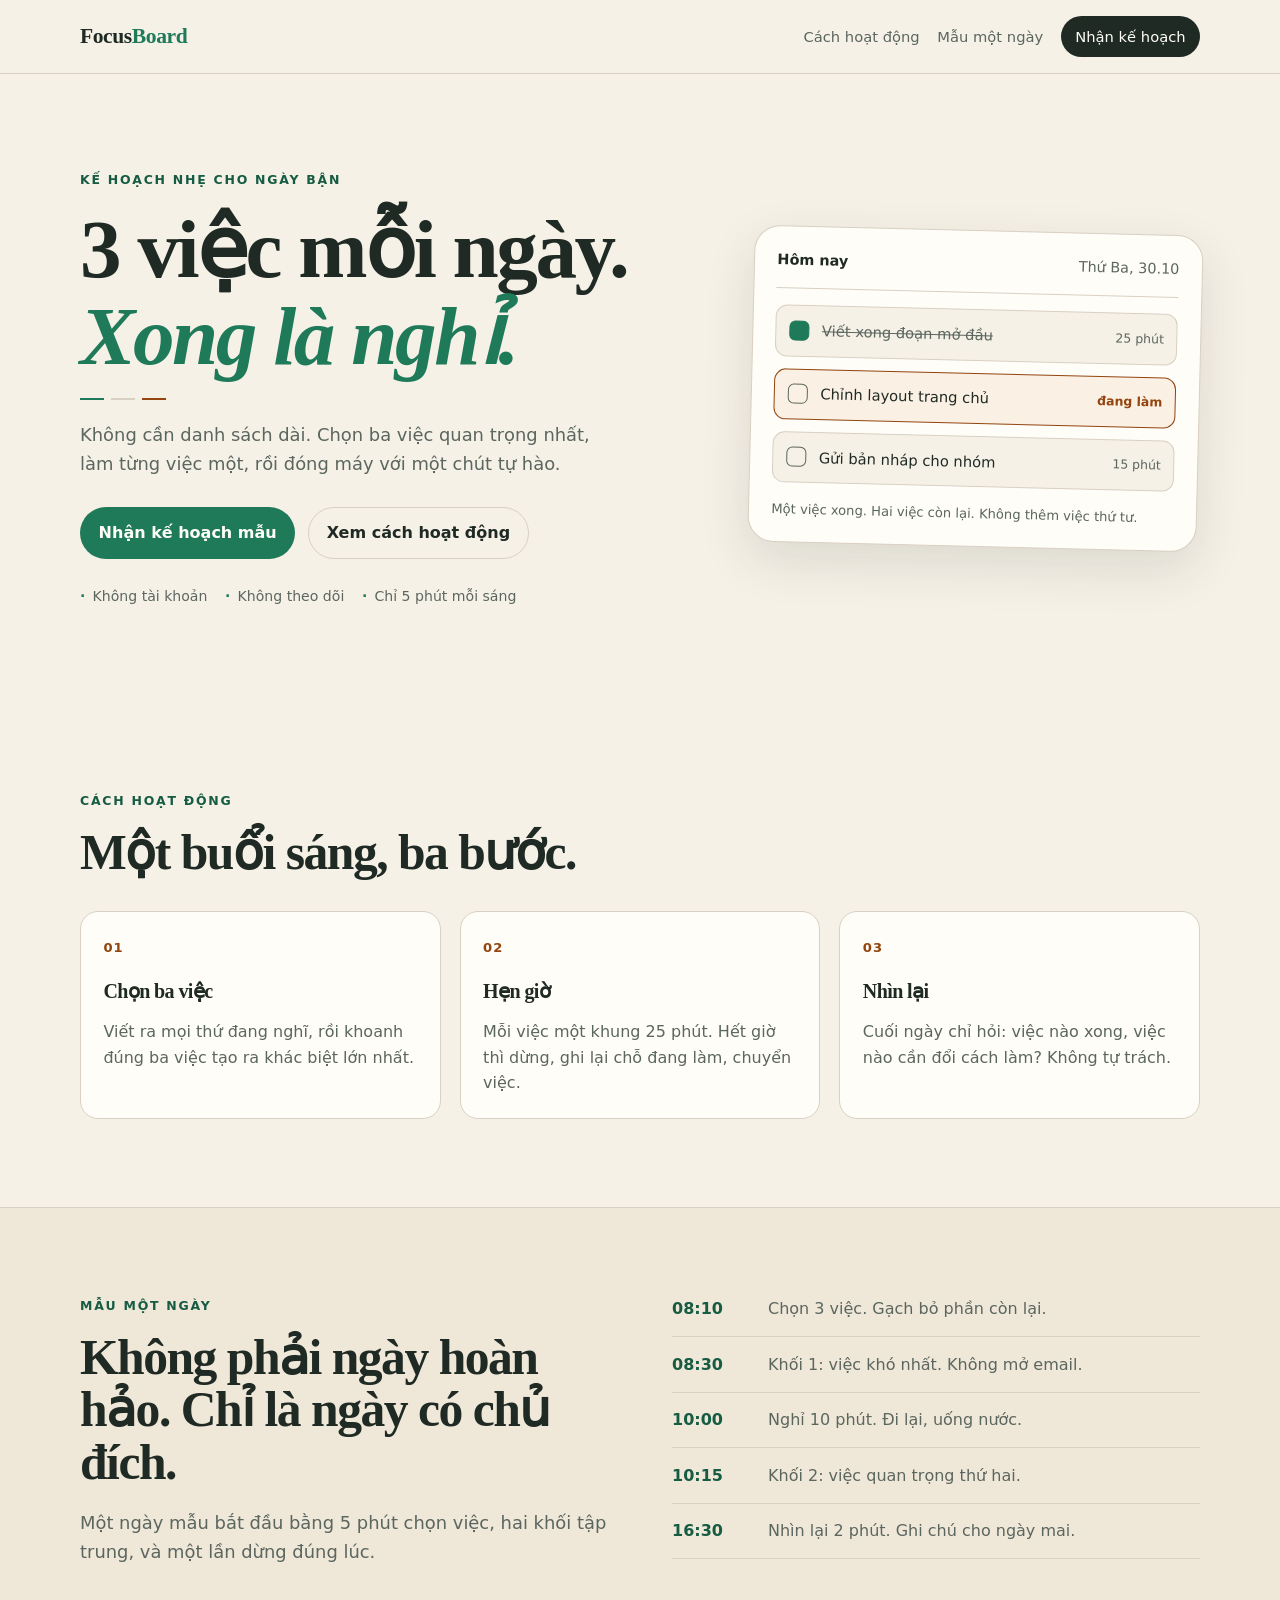
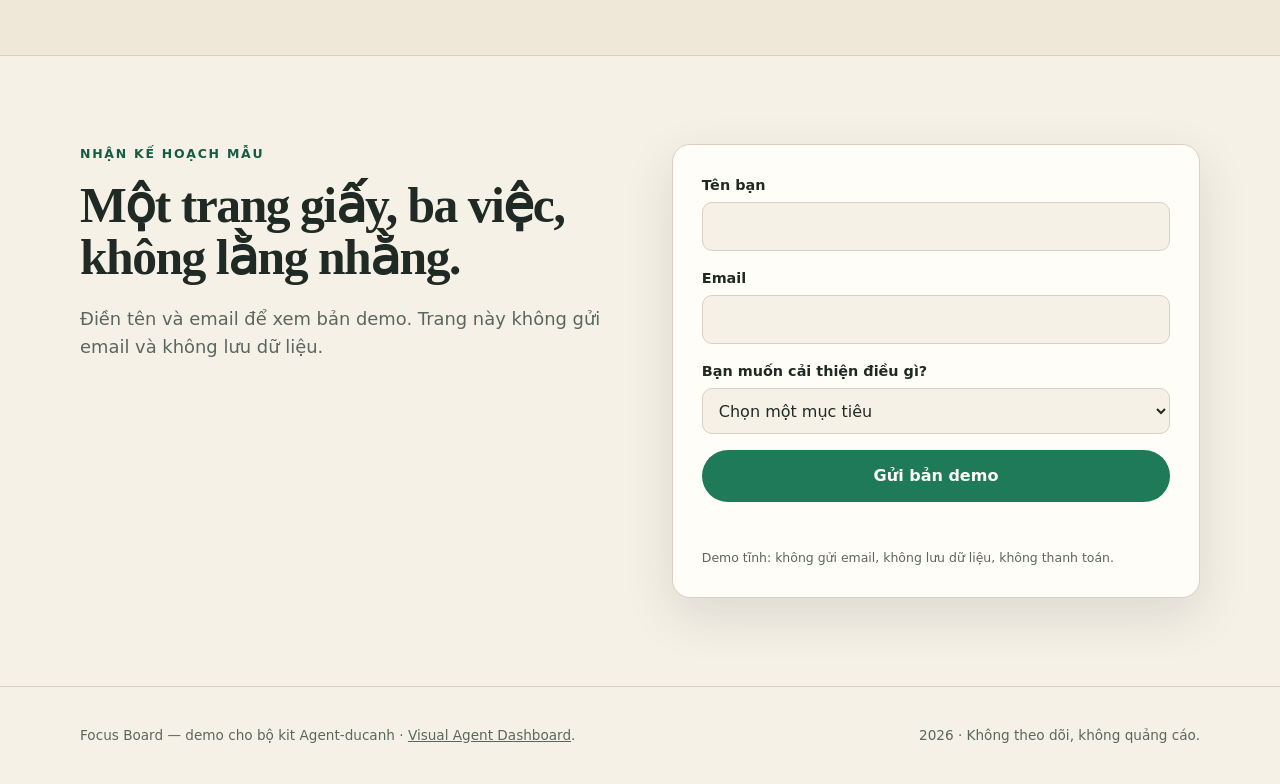
<file: examples/demo-site/index.html>
<!doctype html>
<html lang="vi">
<head>
  <meta charset="utf-8">
  <meta name="viewport" content="width=device-width, initial-scale=1">
  <title>Focus Board — 3 việc mỗi ngày, xong là nghỉ</title>
  <meta name="description" content="Focus Board là trang demo cho kế hoạch 3 việc mỗi ngày: chọn việc, hẹn giờ, nhìn lại tuần.">
  <meta name="theme-color" content="#f6f1e7">
  <meta property="og:title" content="Focus Board — 3 việc mỗi ngày">
  <meta property="og:description" content="Một trang demo nhỏ cho kế hoạch 3 việc mỗi ngày.">
  <meta property="og:type" content="website">
  <link rel="icon" href="favicon.svg" type="image/svg+xml">
  <link rel="stylesheet" href="styles.css">
</head>
<body>
  <a class="skip-link" href="#main">Bỏ qua điều hướng</a>

  <header class="site-header">
    <div class="wrap header-inner">
      <a class="brand" href="#top" aria-label="FocusBoard — về đầu trang">
        Focus<span>Board</span>
      </a>
      <nav aria-label="Điều hướng chính">
        <a href="#how">Cách hoạt động</a>
        <a href="#sample">Mẫu một ngày</a>
        <a class="nav-cta" href="#signup">Nhận kế hoạch</a>
      </nav>
    </div>
  </header>

  <main id="main">
    <section class="hero wrap" id="top" aria-labelledby="hero-title">
      <div class="hero-copy">
        <p class="eyebrow">Kế hoạch nhẹ cho ngày bận</p>
        <h1 id="hero-title">3 việc mỗi ngày.<br><em>Xong là nghỉ.</em></h1>
        <p class="lede">Không cần danh sách dài. Chọn ba việc quan trọng nhất, làm từng việc một, rồi đóng máy với một chút tự hào.</p>
        <div class="actions">
          <a class="btn btn-primary" href="#signup">Nhận kế hoạch mẫu</a>
          <a class="btn btn-ghost" href="#how">Xem cách hoạt động</a>
        </div>
        <ul class="micro-proof" aria-label="Điểm chính">
          <li>Không tài khoản</li>
          <li>Không theo dõi</li>
          <li>Chỉ 5 phút mỗi sáng</li>
        </ul>
      </div>

      <div class="hero-board" aria-label="Ví dụ bảng ba việc hôm nay">
        <div class="board-head">
          <span>Hôm nay</span>
          <span class="board-date">Thứ Ba, 30.10</span>
        </div>
        <ol class="task-list">
          <li class="task is-done">
            <span class="task-check" aria-hidden="true"></span>
            <span class="task-text">Viết xong đoạn mở đầu</span>
            <span class="task-tag">25 phút</span>
          </li>
          <li class="task is-doing">
            <span class="task-check" aria-hidden="true"></span>
            <span class="task-text">Chỉnh layout trang chủ</span>
            <span class="task-tag">đang làm</span>
          </li>
          <li class="task">
            <span class="task-check" aria-hidden="true"></span>
            <span class="task-text">Gửi bản nháp cho nhóm</span>
            <span class="task-tag">15 phút</span>
          </li>
        </ol>
        <p class="board-note">Một việc xong. Hai việc còn lại. Không thêm việc thứ tư.</p>
      </div>
    </section>

    <section class="section" id="how" aria-labelledby="how-title">
      <div class="wrap">
        <p class="eyebrow">Cách hoạt động</p>
        <h2 id="how-title">Một buổi sáng, ba bước.</h2>
        <div class="step-grid">
          <article class="step">
            <span class="step-num">01</span>
            <h3>Chọn ba việc</h3>
            <p>Viết ra mọi thứ đang nghĩ, rồi khoanh đúng ba việc tạo ra khác biệt lớn nhất.</p>
          </article>
          <article class="step">
            <span class="step-num">02</span>
            <h3>Hẹn giờ</h3>
            <p>Mỗi việc một khung 25 phút. Hết giờ thì dừng, ghi lại chỗ đang làm, chuyển việc.</p>
          </article>
          <article class="step">
            <span class="step-num">03</span>
            <h3>Nhìn lại</h3>
            <p>Cuối ngày chỉ hỏi: việc nào xong, việc nào cần đổi cách làm? Không tự trách.</p>
          </article>
        </div>
      </div>
    </section>

    <section class="section section-alt" id="sample" aria-labelledby="sample-title">
      <div class="wrap sample-grid">
        <div>
          <p class="eyebrow">Mẫu một ngày</p>
          <h2 id="sample-title">Không phải ngày hoàn hảo. Chỉ là ngày có chủ đích.</h2>
          <p class="lede">Một ngày mẫu bắt đầu bằng 5 phút chọn việc, hai khối tập trung, và một lần dừng đúng lúc.</p>
        </div>
        <ol class="timeline" aria-label="Dòng thời gian một ngày mẫu">
          <li><strong>08:10</strong><span>Chọn 3 việc. Gạch bỏ phần còn lại.</span></li>
          <li><strong>08:30</strong><span>Khối 1: việc khó nhất. Không mở email.</span></li>
          <li><strong>10:00</strong><span>Nghỉ 10 phút. Đi lại, uống nước.</span></li>
          <li><strong>10:15</strong><span>Khối 2: việc quan trọng thứ hai.</span></li>
          <li><strong>16:30</strong><span>Nhìn lại 2 phút. Ghi chú cho ngày mai.</span></li>
        </ol>
      </div>
    </section>

    <section class="section signup" id="signup" aria-labelledby="signup-title">
      <div class="wrap signup-grid">
        <div>
          <p class="eyebrow">Nhận kế hoạch mẫu</p>
          <h2 id="signup-title">Một trang giấy, ba việc, không lằng nhằng.</h2>
          <p class="lede">Điền tên và email để xem bản demo. Trang này không gửi email và không lưu dữ liệu.</p>
        </div>

        <form id="signup-form" class="form" novalidate>
          <div class="field">
            <label for="name">Tên bạn</label>
            <input id="name" name="name" type="text" autocomplete="name" aria-describedby="name-error" required>
            <p class="field-error" id="name-error" hidden></p>
          </div>
          <div class="field">
            <label for="email">Email</label>
            <input id="email" name="email" type="email" autocomplete="email" inputmode="email" aria-describedby="email-error" required>
            <p class="field-error" id="email-error" hidden></p>
          </div>
          <div class="field">
            <label for="goal">Bạn muốn cải thiện điều gì?</label>
            <select id="goal" name="goal" aria-describedby="goal-error" required>
              <option value="">Chọn một mục tiêu</option>
              <option value="focus">Tập trung hơn</option>
              <option value="less">Làm ít mà đều hơn</option>
              <option value="review">Nhìn lại tuần rõ hơn</option>
            </select>
            <p class="field-error" id="goal-error" hidden></p>
          </div>
          <button class="btn btn-primary btn-block" type="submit">Gửi bản demo</button>
          <p class="form-status" id="form-status" role="status" aria-live="polite"></p>
          <p class="fineprint">Demo tĩnh: không gửi email, không lưu dữ liệu, không thanh toán.</p>
        </form>
      </div>
    </section>
  </main>

  <footer class="site-footer">
    <div class="wrap footer-inner">
      <p>Focus Board — demo cho bộ kit Agent-ducanh · <a href="dashboard.html">Visual Agent Dashboard</a>.</p>
      <p><span id="year">2026</span> · Không theo dõi, không quảng cáo.</p>
    </div>
  </footer>

  <script src="script.js"></script>
</body>
</html>
</file>
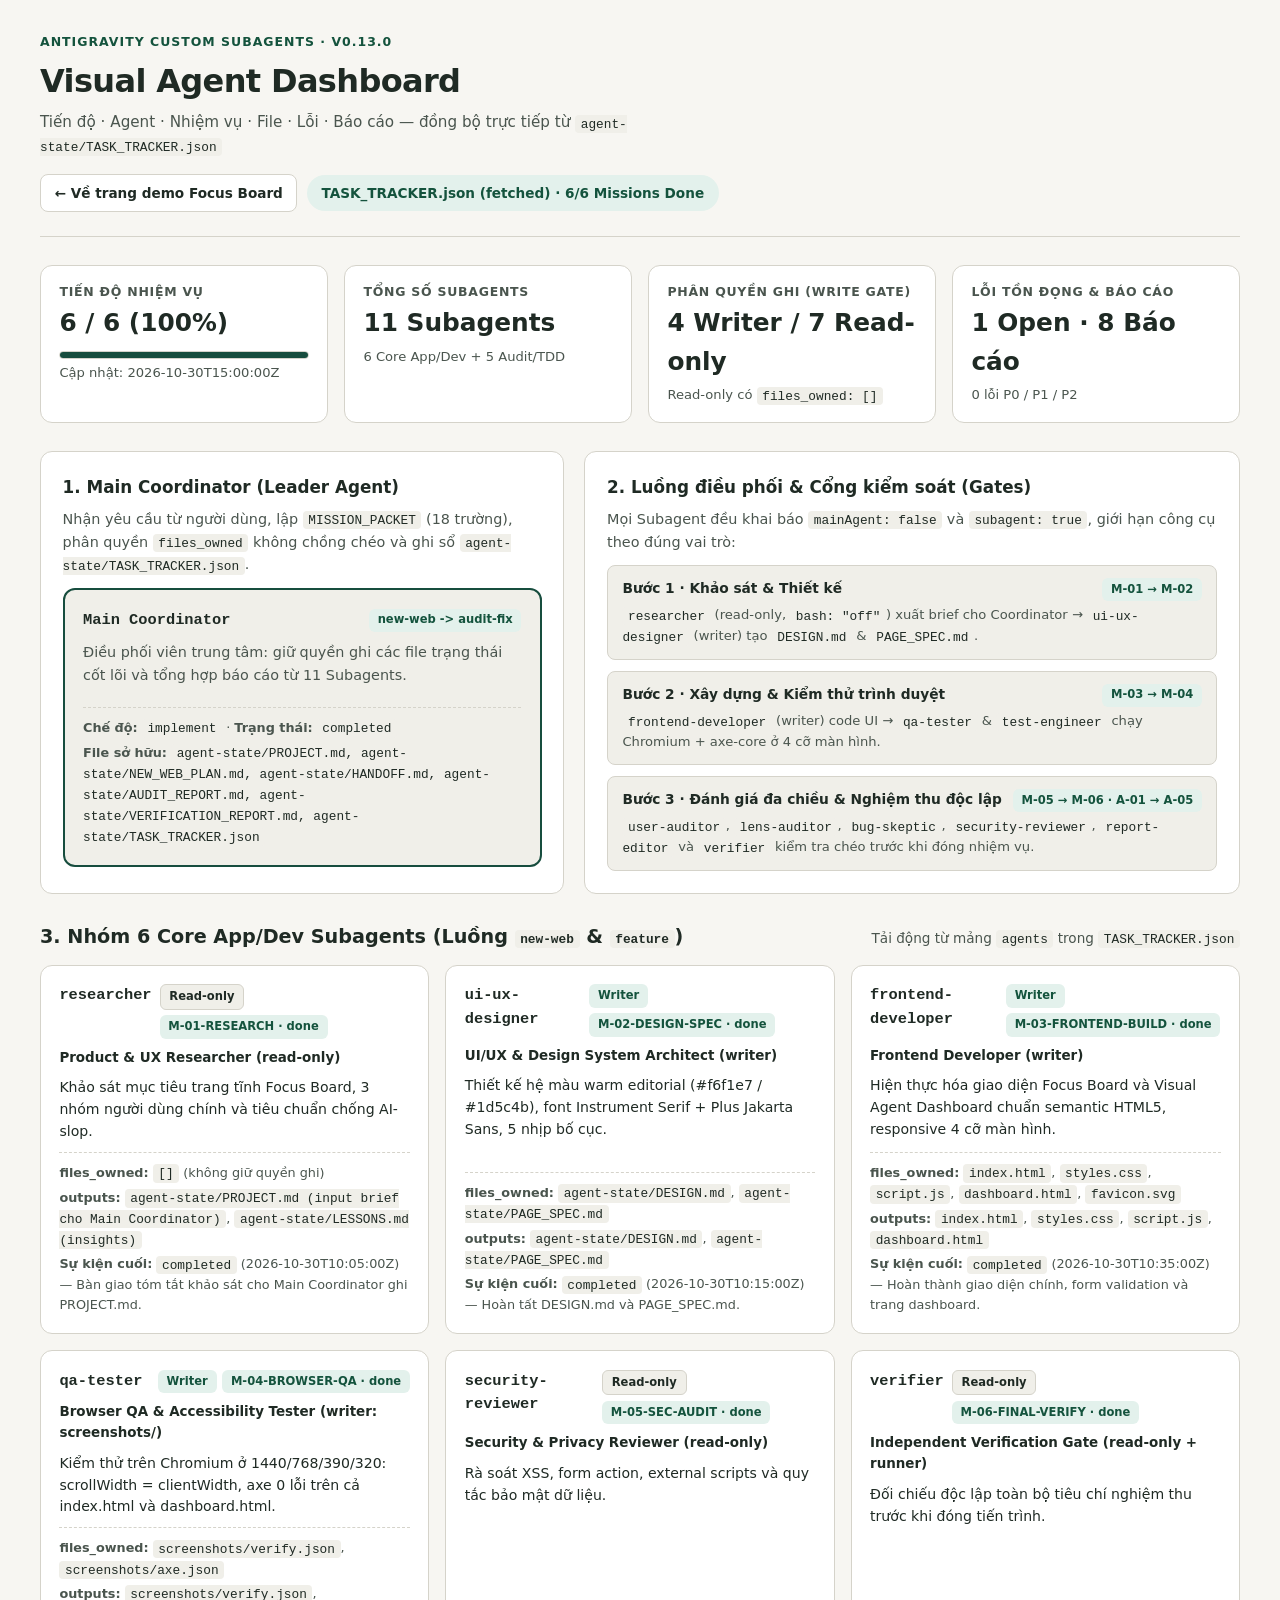
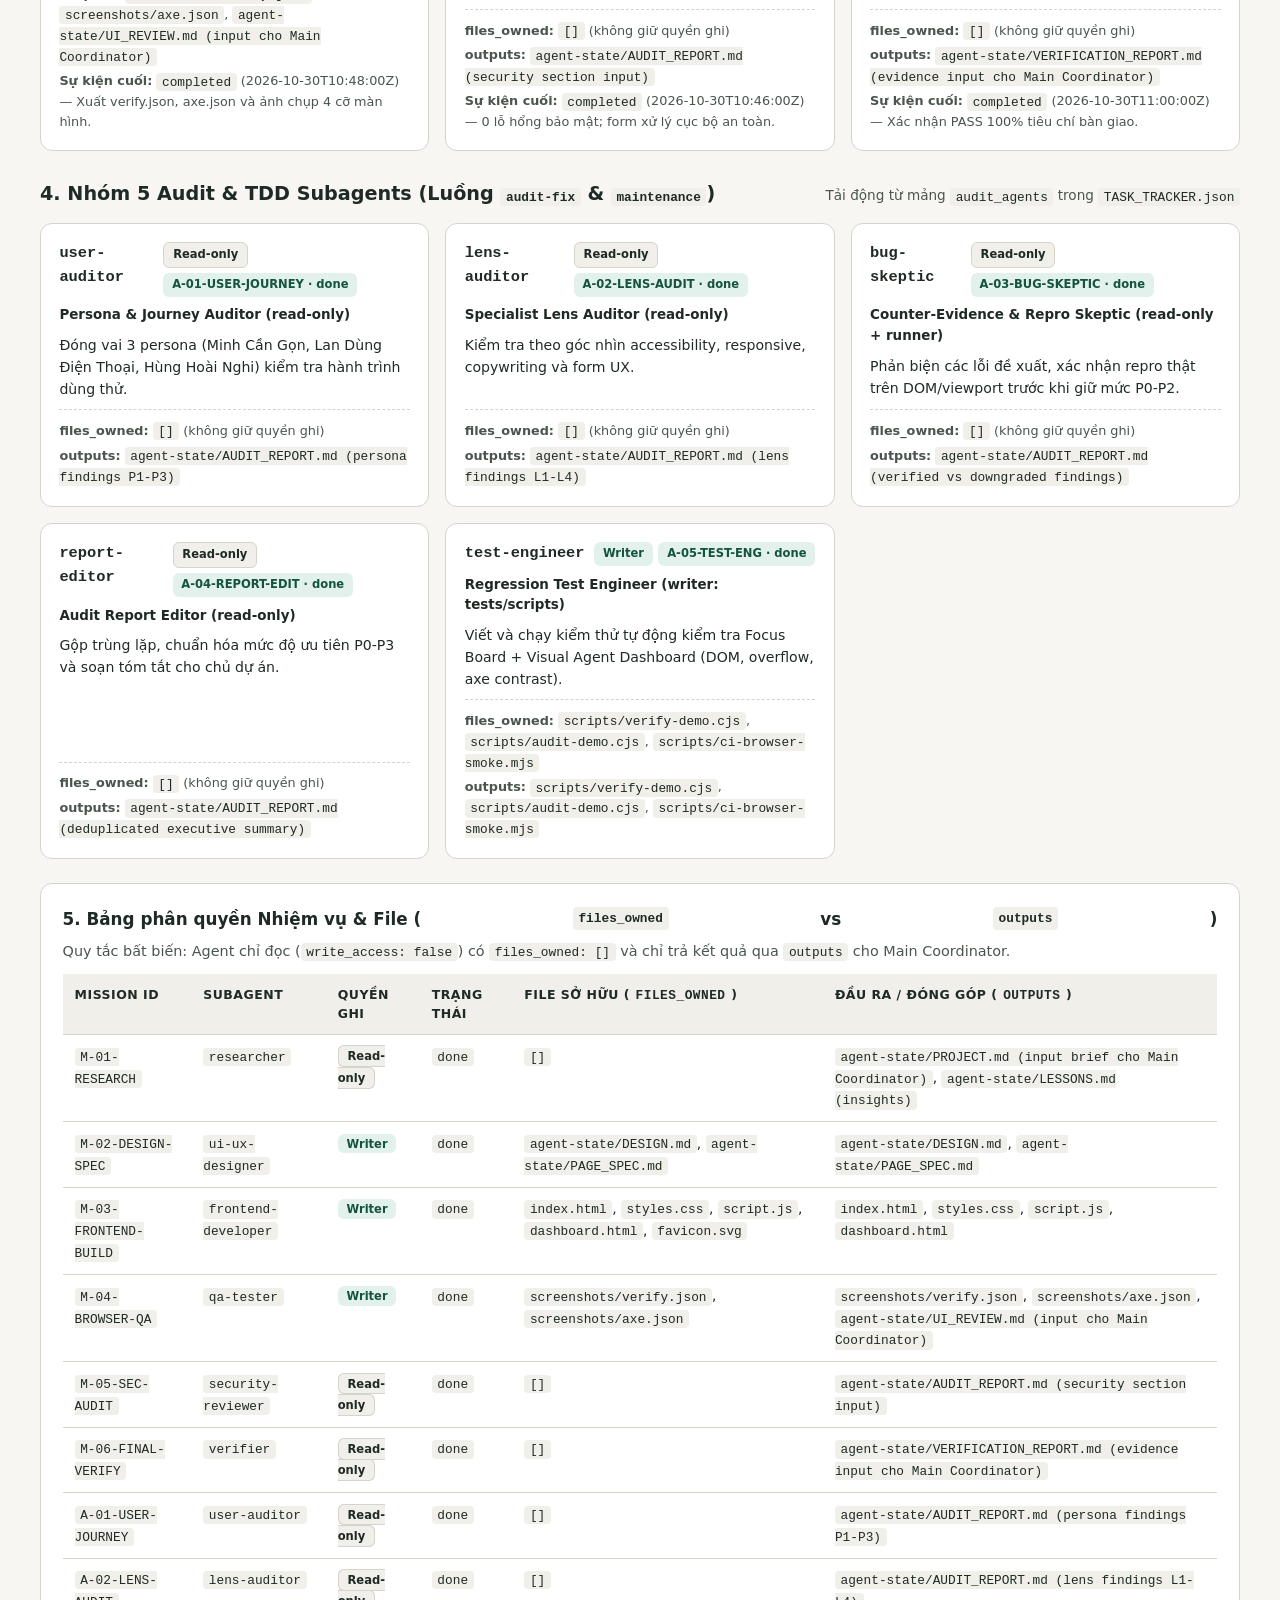
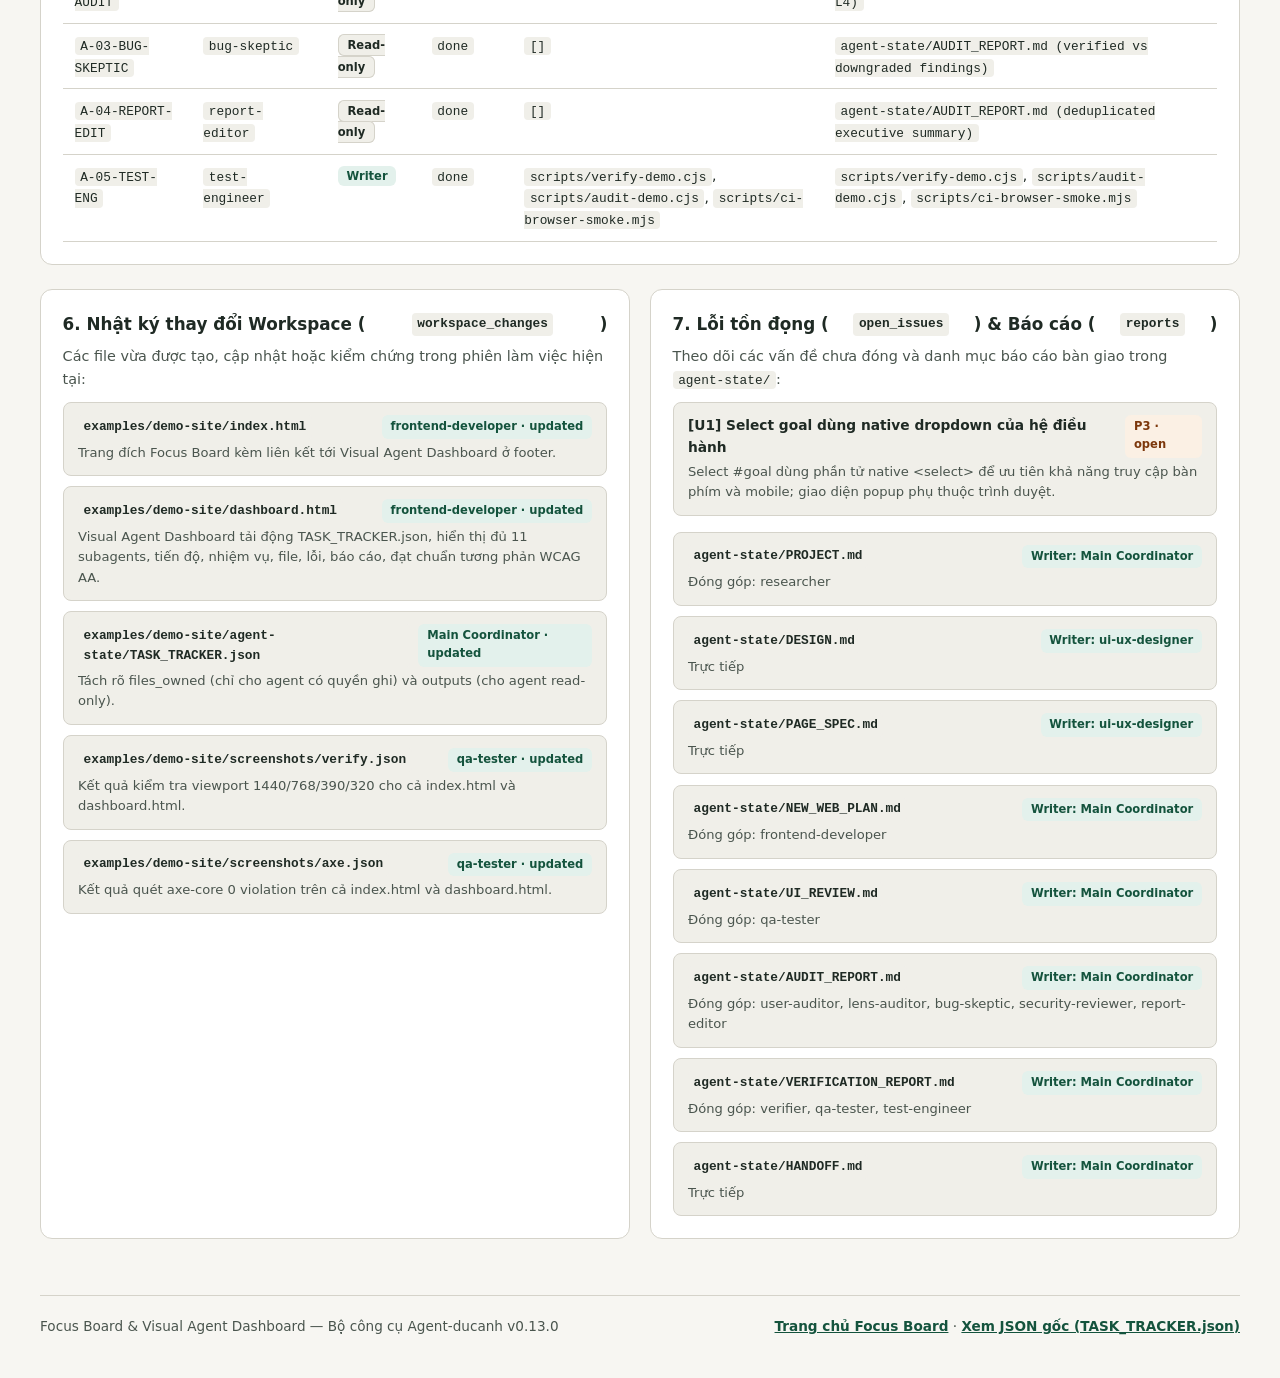
<file: examples/demo-site/dashboard.html>
<!doctype html>
<html lang="vi">
<head>
  <meta charset="utf-8">
  <meta name="viewport" content="width=device-width, initial-scale=1">
  <title>Visual Agent Dashboard — Agent-ducanh v0.13.0</title>
  <meta name="description" content="Bảng điều phối trực quan 11 Custom Subagents, tiến độ nhiệm vụ, phân quyền file, lỗi tồn đọng và báo cáo từ agent-state/TASK_TRACKER.json.">
  <meta name="theme-color" content="#F7F6F2">
  <link rel="icon" href="favicon.svg" type="image/svg+xml">
  <style>
    :root {
      --bg: #F7F6F2;
      --surface: #FFFFFF;
      --surface-alt: #F0EFE9;
      --ink: #1F2A24;
      --muted: #4A554E;
      --brand: #174D3E;
      --brand-soft: #E3F1EC;
      --brand-ink: #14533D;
      --warn-bg: #FBF0E4;
      --warn-ink: #7C370B;
      --border: #D5D3CA;
      --radius: 12px;
      --font-sans: system-ui, -apple-system, BlinkMacSystemFont, "Segoe UI", Roboto, sans-serif;
      --font-mono: ui-monospace, SFMono-Regular, Menlo, Monaco, Consolas, monospace;
    }
    * { box-sizing: border-box; margin: 0; padding: 0; }
    body {
      background: var(--bg);
      color: var(--ink);
      font-family: var(--font-sans);
      line-height: 1.55;
      padding: 2rem 1.25rem 4rem;
    }
    .skip-link {
      position: absolute;
      left: -9999px;
      top: 0.5rem;
      background: var(--brand);
      color: #FFFFFF;
      padding: 0.5rem 1rem;
      border-radius: 6px;
      z-index: 100;
      text-decoration: none;
      font-weight: 600;
    }
    .skip-link:focus { left: 1rem; }
    .container {
      max-width: 1200px;
      margin: 0 auto;
    }
    header {
      display: flex;
      flex-wrap: wrap;
      justify-content: space-between;
      align-items: flex-end;
      gap: 1rem;
      padding-bottom: 1.5rem;
      border-bottom: 1px solid var(--border);
      margin-bottom: 1.75rem;
    }
    .eyebrow {
      font-size: 0.78rem;
      text-transform: uppercase;
      letter-spacing: 0.08em;
      color: var(--brand-ink);
      font-weight: 700;
      margin-bottom: 0.35rem;
    }
    h1 {
      font-size: clamp(1.5rem, 2.5vw, 2.2rem);
      font-weight: 700;
      letter-spacing: -0.02em;
    }
    .subtitle {
      color: var(--muted);
      font-size: 0.95rem;
      margin-top: 0.3rem;
      max-width: 72ch;
    }
    .header-actions {
      display: flex;
      flex-wrap: wrap;
      gap: 0.6rem;
      align-items: center;
    }
    .nav-btn {
      display: inline-flex;
      align-items: center;
      gap: 0.4rem;
      background: var(--surface);
      color: var(--ink);
      border: 1px solid var(--border);
      padding: 0.45rem 0.85rem;
      border-radius: 8px;
      font-size: 0.85rem;
      font-weight: 600;
      text-decoration: none;
    }
    .nav-btn:hover, .nav-btn:focus-visible {
      border-color: var(--brand);
      color: var(--brand-ink);
    }
    .status-pill {
      display: inline-flex;
      align-items: center;
      gap: 0.45rem;
      background: var(--brand-soft);
      color: var(--brand-ink);
      padding: 0.45rem 0.9rem;
      border-radius: 999px;
      font-size: 0.85rem;
      font-weight: 700;
    }
    .kpi-strip {
      display: grid;
      grid-template-columns: repeat(auto-fit, minmax(210px, 1fr));
      gap: 1rem;
      margin-bottom: 1.75rem;
    }
    .kpi-card {
      background: var(--surface);
      border: 1px solid var(--border);
      border-radius: var(--radius);
      padding: 1rem 1.15rem;
    }
    .kpi-label {
      font-size: 0.78rem;
      text-transform: uppercase;
      letter-spacing: 0.06em;
      color: var(--muted);
      font-weight: 700;
    }
    .kpi-value {
      font-size: 1.55rem;
      font-weight: 700;
      color: var(--ink);
      margin-top: 0.2rem;
    }
    .kpi-note {
      font-size: 0.82rem;
      color: var(--muted);
      margin-top: 0.25rem;
    }
    .progress-bar-track {
      width: 100%;
      height: 8px;
      background: var(--surface-alt);
      border-radius: 999px;
      overflow: hidden;
      margin-top: 0.5rem;
      border: 1px solid var(--border);
    }
    .progress-bar-fill {
      height: 100%;
      background: var(--brand);
      width: 100%;
    }
    .grid-top {
      display: grid;
      grid-template-columns: 1fr;
      gap: 1.25rem;
      margin-bottom: 1.75rem;
    }
    @media (min-width: 860px) {
      .grid-top {
        grid-template-columns: 1fr 1.25fr;
      }
    }
    .panel {
      background: var(--surface);
      border: 1px solid var(--border);
      border-radius: var(--radius);
      padding: 1.35rem;
      margin-bottom: 1.5rem;
    }
    .grid-top .panel {
      margin-bottom: 0;
    }
    .panel h2 {
      font-size: 1.05rem;
      margin-bottom: 0.5rem;
      display: flex;
      align-items: center;
      justify-content: space-between;
      gap: 0.5rem;
    }
    .panel p {
      font-size: 0.9rem;
      color: var(--muted);
      margin-bottom: 0.75rem;
    }
    .section-heading {
      display: flex;
      flex-wrap: wrap;
      justify-content: space-between;
      align-items: baseline;
      gap: 0.5rem;
      margin: 1.75rem 0 0.85rem;
    }
    .section-heading h2 {
      font-size: 1.2rem;
      font-weight: 700;
    }
    .section-heading span {
      font-size: 0.85rem;
      color: var(--muted);
    }
    .agent-grid {
      display: grid;
      grid-template-columns: repeat(auto-fill, minmax(330px, 1fr));
      gap: 1rem;
      margin-bottom: 1.5rem;
      min-width: 0;
    }
    .agent-card {
      background: var(--surface);
      border: 1px solid var(--border);
      border-radius: var(--radius);
      padding: 1.15rem;
      display: flex;
      flex-direction: column;
      gap: 0.55rem;
      min-width: 0;
    }
    .agent-card.coordinator {
      background: var(--surface-alt);
      border-width: 2px;
      border-color: var(--brand);
    }
    .agent-header {
      display: flex;
      justify-content: space-between;
      align-items: flex-start;
      gap: 0.5rem;
    }
    .agent-name {
      font-family: var(--font-mono);
      font-weight: 700;
      font-size: 0.96rem;
      color: var(--ink);
    }
    .badge-group {
      display: flex;
      flex-wrap: wrap;
      gap: 0.35rem;
    }
    .badge {
      font-size: 0.72rem;
      font-weight: 700;
      padding: 0.18rem 0.55rem;
      border-radius: 6px;
      background: var(--brand-soft);
      color: var(--brand-ink);
    }
    .badge-readonly {
      background: var(--surface-alt);
      color: var(--ink);
      border: 1px solid var(--border);
    }
    .badge-warn {
      background: var(--warn-bg);
      color: var(--warn-ink);
    }
    .agent-role {
      font-size: 0.84rem;
      font-weight: 600;
      color: var(--ink);
    }
    .agent-desc {
      font-size: 0.88rem;
      color: var(--ink);
    }
    .agent-meta {
      margin-top: auto;
      padding-top: 0.65rem;
      border-top: 1px dashed var(--border);
      font-size: 0.8rem;
      color: var(--muted);
      display: flex;
      flex-direction: column;
      gap: 0.25rem;
    }
    code {
      font-family: var(--font-mono);
      font-size: 0.8rem;
      background: var(--surface-alt);
      color: var(--ink);
      padding: 0.1rem 0.35rem;
      border-radius: 4px;
      overflow-wrap: anywhere;
    }
    .table-wrap {
      max-width: 100%;
      overflow-x: auto;
    }
    .table-wrap:focus-visible {
      outline: 3px solid var(--brand);
      outline-offset: 2px;
    }
    table {
      width: 100%;
      border-collapse: collapse;
      font-size: 0.86rem;
      text-align: left;
    }
    th, td {
      padding: 0.65rem 0.75rem;
      border-bottom: 1px solid var(--border);
      vertical-align: top;
    }
    th {
      background: var(--surface-alt);
      color: var(--ink);
      font-weight: 700;
      font-size: 0.78rem;
      text-transform: uppercase;
      letter-spacing: 0.04em;
    }
    .split-panels {
      display: grid;
      grid-template-columns: minmax(0, 1fr);
      gap: 1.25rem;
      min-width: 0;
    }
    .split-panels > .panel {
      min-width: 0;
    }
    @media (min-width: 860px) {
      .split-panels {
        grid-template-columns: 1fr 1fr;
      }
    }
    @media (max-width: 640px) {
      .agent-grid {
        grid-template-columns: minmax(0, 1fr);
      }
      .agent-card {
        min-width: 0;
      }
      .badge {
        overflow-wrap: anywhere;
      }
    }
    .list-clean {
      list-style: none;
      display: flex;
      flex-direction: column;
      gap: 0.65rem;
    }
    .list-item {
      padding: 0.75rem 0.9rem;
      border: 1px solid var(--border);
      border-radius: 8px;
      background: var(--surface-alt);
      font-size: 0.86rem;
    }
    .list-item-title {
      font-weight: 700;
      color: var(--ink);
      display: flex;
      justify-content: space-between;
      gap: 0.5rem;
      margin-bottom: 0.25rem;
    }
    .list-item-sub {
      color: var(--muted);
      font-size: 0.82rem;
    }
    footer {
      margin-top: 2rem;
      padding-top: 1.25rem;
      border-top: 1px solid var(--border);
      display: flex;
      flex-wrap: wrap;
      justify-content: space-between;
      gap: 0.75rem;
      font-size: 0.85rem;
      color: var(--muted);
    }
    footer a {
      color: var(--brand-ink);
      font-weight: 600;
      text-decoration: underline;
    }
  </style>
</head>
<body data-has-tracker="false">
  <a class="skip-link" href="#main-content">Bỏ qua điều hướng</a>
  <div class="container">
    <header>
      <div>
        <div class="eyebrow">Antigravity Custom Subagents · v0.13.0</div>
        <h1>Visual Agent Dashboard</h1>
        <p class="subtitle">Tiến độ · Agent · Nhiệm vụ · File · Lỗi · Báo cáo — đồng bộ trực tiếp từ <code>agent-state/TASK_TRACKER.json</code></p>
      </div>
      <div class="header-actions">
        <a class="nav-btn" href="index.html">← Về trang demo Focus Board</a>
        <div class="status-pill" id="tracker-status-pill" role="status" aria-live="polite">
          Đang tải TASK_TRACKER.json...
        </div>
      </div>
    </header>

    <main id="main-content">
      <section class="kpi-strip" aria-label="Chỉ số tổng quan">
        <div class="kpi-card">
          <div class="kpi-label">Tiến độ nhiệm vụ</div>
          <div class="kpi-value" id="kpi-progress-text">6 / 6 (100%)</div>
          <div class="progress-bar-track" role="progressbar" aria-label="Tiến độ hoàn thành nhiệm vụ" aria-valuenow="100" aria-valuemin="0" aria-valuemax="100">
            <div class="progress-bar-fill" id="kpi-progress-bar" style="width: 100%"></div>
          </div>
          <div class="kpi-note" id="kpi-updated-at">Cập nhật: 2026-10-30T15:00:00Z</div>
        </div>
        <div class="kpi-card">
          <div class="kpi-label">Tổng số Subagents</div>
          <div class="kpi-value" id="kpi-agent-count">11 Subagents</div>
          <div class="kpi-note">6 Core App/Dev + 5 Audit/TDD</div>
        </div>
        <div class="kpi-card">
          <div class="kpi-label">Phân quyền ghi (Write Gate)</div>
          <div class="kpi-value" id="kpi-writer-count">4 Writer / 7 Read-only</div>
          <div class="kpi-note">Read-only có <code>files_owned: []</code></div>
        </div>
        <div class="kpi-card">
          <div class="kpi-label">Lỗi tồn đọng &amp; Báo cáo</div>
          <div class="kpi-value" id="kpi-issues-reports">1 Open (P3) · 8 Báo cáo</div>
          <div class="kpi-note">0 lỗi P0 / P1 / P2</div>
        </div>
      </section>

      <div class="grid-top">
        <section class="panel" aria-labelledby="coord-heading">
          <h2 id="coord-heading">1. Main Coordinator (Leader Agent)</h2>
          <p>Nhận yêu cầu từ người dùng, lập <code>MISSION_PACKET</code> (18 trường), phân quyền <code>files_owned</code> không chồng chéo và ghi sổ <code>agent-state/TASK_TRACKER.json</code>.</p>
          <div class="agent-card coordinator" id="coordinator-card">
            <div class="agent-header">
              <span class="agent-name">Main Coordinator</span>
              <span class="badge" id="coord-kit-badge">new-web -&gt; audit-fix</span>
            </div>
            <p class="agent-desc">Điều phối viên trung tâm: giữ quyền ghi các file trạng thái cốt lõi và tổng hợp báo cáo từ 11 Subagents.</p>
            <div class="agent-meta" id="coord-meta">
              <div><strong>Chế độ:</strong> <code id="coord-mode">implement</code> · <strong>Trạng thái:</strong> <code id="coord-status">completed</code></div>
              <div><strong>File sở hữu:</strong> <code id="coord-files">agent-state/PROJECT.md, agent-state/HANDOFF.md, agent-state/TASK_TRACKER.json</code></div>
            </div>
          </div>
        </section>

        <section class="panel" aria-labelledby="flow-heading">
          <h2 id="flow-heading">2. Luồng điều phối &amp; Cổng kiểm soát (Gates)</h2>
          <p>Mọi Subagent đều khai báo <code>mainAgent: false</code> và <code>subagent: true</code>, giới hạn công cụ theo đúng vai trò:</p>
          <div class="list-clean">
            <div class="list-item">
              <div class="list-item-title">
                <span>Bước 1 · Khảo sát &amp; Thiết kế</span>
                <span class="badge">M-01 → M-02</span>
              </div>
              <div class="list-item-sub"><code>researcher</code> (read-only, <code>bash: "off"</code>) xuất brief cho Coordinator → <code>ui-ux-designer</code> (writer) tạo <code>DESIGN.md</code> &amp; <code>PAGE_SPEC.md</code>.</div>
            </div>
            <div class="list-item">
              <div class="list-item-title">
                <span>Bước 2 · Xây dựng &amp; Kiểm thử trình duyệt</span>
                <span class="badge">M-03 → M-04</span>
              </div>
              <div class="list-item-sub"><code>frontend-developer</code> (writer) code UI → <code>qa-tester</code> &amp; <code>test-engineer</code> chạy Chromium + axe-core ở 4 cỡ màn hình.</div>
            </div>
            <div class="list-item">
              <div class="list-item-title">
                <span>Bước 3 · Đánh giá đa chiều &amp; Nghiệm thu độc lập</span>
                <span class="badge">M-05 → M-06 · A-01 → A-05</span>
              </div>
              <div class="list-item-sub"><code>user-auditor</code>, <code>lens-auditor</code>, <code>bug-skeptic</code>, <code>security-reviewer</code>, <code>report-editor</code> và <code>verifier</code> kiểm tra chéo trước khi đóng nhiệm vụ.</div>
            </div>
          </div>
        </section>
      </div>

      <div class="section-heading">
        <h2>3. Nhóm 6 Core App/Dev Subagents (Luồng <code>new-web</code> &amp; <code>feature</code>)</h2>
        <span>Tải động từ mảng <code>agents</code> trong <code>TASK_TRACKER.json</code></span>
      </div>
      <section class="agent-grid" id="core-agents-grid" aria-label="Danh sách 6 Core App/Dev Subagents"></section>

      <div class="section-heading">
        <h2>4. Nhóm 5 Audit &amp; TDD Subagents (Luồng <code>audit-fix</code> &amp; <code>maintenance</code>)</h2>
        <span>Tải động từ mảng <code>audit_agents</code> trong <code>TASK_TRACKER.json</code></span>
      </div>
      <section class="agent-grid" id="audit-agents-grid" aria-label="Danh sách 5 Audit và TDD Subagents"></section>

      <section class="panel" aria-labelledby="missions-heading">
        <h2 id="missions-heading">5. Bảng phân quyền Nhiệm vụ &amp; File (<code>files_owned</code> vs <code>outputs</code>)</h2>
        <p>Quy tắc bất biến: Agent chỉ đọc (<code>write_access: false</code>) có <code>files_owned: []</code> và chỉ trả kết quả qua <code>outputs</code> cho Main Coordinator.</p>
        <div class="table-wrap" tabindex="0" role="region" aria-label="Bảng nhiệm vụ và phân quyền file của 11 Subagents">
          <table aria-label="Bảng nhiệm vụ và phân quyền file của 11 Subagents">
            <thead>
              <tr>
                <th scope="col">Mission ID</th>
                <th scope="col">Subagent</th>
                <th scope="col">Quyền ghi</th>
                <th scope="col">Trạng thái</th>
                <th scope="col">File sở hữu (<code>files_owned</code>)</th>
                <th scope="col">Đầu ra / Đóng góp (<code>outputs</code>)</th>
              </tr>
            </thead>
            <tbody id="missions-tbody"></tbody>
          </table>
        </div>
      </section>

      <div class="split-panels">
        <section class="panel" aria-labelledby="changes-heading">
          <h2 id="changes-heading">6. Nhật ký thay đổi Workspace (<code>workspace_changes</code>)</h2>
          <p>Các file vừa được tạo, cập nhật hoặc kiểm chứng trong phiên làm việc hiện tại:</p>
          <ul class="list-clean" id="workspace-changes-list"></ul>
        </section>

        <section class="panel" aria-labelledby="issues-reports-heading">
          <h2 id="issues-reports-heading">7. Lỗi tồn đọng (<code>open_issues</code>) &amp; Báo cáo (<code>reports</code>)</h2>
          <p>Theo dõi các vấn đề chưa đóng và danh mục báo cáo bàn giao trong <code>agent-state/</code>:</p>
          <div id="open-issues-box" style="margin-bottom: 1rem;"></div>
          <ul class="list-clean" id="reports-list"></ul>
        </section>
      </div>
    </main>

    <footer>
      <span>Focus Board &amp; Visual Agent Dashboard — Bộ công cụ Agent-ducanh v0.13.0</span>
      <span><a href="index.html">Trang chủ Focus Board</a> · <a href="agent-state/TASK_TRACKER.json">Xem JSON gốc (TASK_TRACKER.json)</a></span>
    </footer>
  </div>

  <script id="tracker-fallback" type="application/json">
{
  "updated_at": "2026-10-30T15:00:00Z",
  "coordinator": {
    "role": "Main Coordinator (Leader Agent)",
    "active_kit": "new-web -> audit-fix",
    "mode": "implement",
    "status": "completed",
    "files_owned": [
      "agent-state/PROJECT.md",
      "agent-state/NEW_WEB_PLAN.md",
      "agent-state/HANDOFF.md",
      "agent-state/AUDIT_REPORT.md",
      "agent-state/VERIFICATION_REPORT.md",
      "agent-state/TASK_TRACKER.json"
    ]
  },
  "progress": {
    "completed": 6,
    "total": 6,
    "percent": 100
  },
  "agents": [
    {
      "agent": "researcher",
      "role": "Product & UX Researcher (read-only)",
      "write_access": false,
      "mission_id": "M-01-RESEARCH",
      "status": "done",
      "files_owned": [],
      "outputs": [
        "agent-state/PROJECT.md (input brief cho Main Coordinator)",
        "agent-state/LESSONS.md (insights)"
      ],
      "summary": "Khảo sát mục tiêu trang tĩnh Focus Board, 3 nhóm người dùng chính và tiêu chuẩn chống AI-slop.",
      "events": [
        {
          "time": "2026-10-30T10:00:00Z",
          "type": "started",
          "note": "Đọc yêu cầu dự án và khảo sát đối tượng người dùng."
        },
        {
          "time": "2026-10-30T10:05:00Z",
          "type": "completed",
          "note": "Bàn giao tóm tắt khảo sát cho Main Coordinator ghi PROJECT.md."
        }
      ]
    },
    {
      "agent": "ui-ux-designer",
      "role": "UI/UX & Design System Architect (writer)",
      "write_access": true,
      "mission_id": "M-02-DESIGN-SPEC",
      "status": "done",
      "files_owned": [
        "agent-state/DESIGN.md",
        "agent-state/PAGE_SPEC.md"
      ],
      "outputs": [
        "agent-state/DESIGN.md",
        "agent-state/PAGE_SPEC.md"
      ],
      "summary": "Thiết kế hệ màu warm editorial (#f6f1e7 / #1d5c4b), font Instrument Serif + Plus Jakarta Sans, 5 nhịp bố cục.",
      "events": [
        {
          "time": "2026-10-30T10:06:00Z",
          "type": "started",
          "note": "Khởi tạo token màu, chữ, khoảng cách và thông số trang."
        },
        {
          "time": "2026-10-30T10:15:00Z",
          "type": "completed",
          "note": "Hoàn tất DESIGN.md và PAGE_SPEC.md."
        }
      ]
    },
    {
      "agent": "frontend-developer",
      "role": "Frontend Developer (writer)",
      "write_access": true,
      "mission_id": "M-03-FRONTEND-BUILD",
      "status": "done",
      "files_owned": [
        "index.html",
        "styles.css",
        "script.js",
        "dashboard.html",
        "favicon.svg"
      ],
      "outputs": [
        "index.html",
        "styles.css",
        "script.js",
        "dashboard.html"
      ],
      "summary": "Hiện thực hóa giao diện Focus Board và Visual Agent Dashboard chuẩn semantic HTML5, responsive 4 cỡ màn hình.",
      "events": [
        {
          "time": "2026-10-30T10:16:00Z",
          "type": "started",
          "note": "Xây dựng HTML/CSS/JS theo DESIGN.md và PAGE_SPEC.md."
        },
        {
          "time": "2026-10-30T10:35:00Z",
          "type": "completed",
          "note": "Hoàn thành giao diện chính, form validation và trang dashboard."
        }
      ]
    },
    {
      "agent": "qa-tester",
      "role": "Browser QA & Accessibility Tester (writer: screenshots/)",
      "write_access": true,
      "mission_id": "M-04-BROWSER-QA",
      "status": "done",
      "files_owned": [
        "screenshots/verify.json",
        "screenshots/axe.json"
      ],
      "outputs": [
        "screenshots/verify.json",
        "screenshots/axe.json",
        "agent-state/UI_REVIEW.md (input cho Main Coordinator)"
      ],
      "summary": "Kiểm thử trên Chromium ở 1440/768/390/320: scrollWidth = clientWidth, axe 0 lỗi trên cả index.html và dashboard.html.",
      "events": [
        {
          "time": "2026-10-30T10:36:00Z",
          "type": "started",
          "note": "Chạy verify-demo.cjs và audit-demo.cjs trên trình duyệt thật."
        },
        {
          "time": "2026-10-30T10:48:00Z",
          "type": "completed",
          "note": "Xuất verify.json, axe.json và ảnh chụp 4 cỡ màn hình."
        }
      ]
    },
    {
      "agent": "security-reviewer",
      "role": "Security & Privacy Reviewer (read-only)",
      "write_access": false,
      "mission_id": "M-05-SEC-AUDIT",
      "status": "done",
      "files_owned": [],
      "outputs": [
        "agent-state/AUDIT_REPORT.md (security section input)"
      ],
      "summary": "Rà soát XSS, form action, external scripts và quy tắc bảo mật dữ liệu.",
      "events": [
        {
          "time": "2026-10-30T10:40:00Z",
          "type": "started",
          "note": "Quét mã nguồn HTML/JS và cấu hình form."
        },
        {
          "time": "2026-10-30T10:46:00Z",
          "type": "completed",
          "note": "0 lỗ hổng bảo mật; form xử lý cục bộ an toàn."
        }
      ]
    },
    {
      "agent": "verifier",
      "role": "Independent Verification Gate (read-only + runner)",
      "write_access": false,
      "mission_id": "M-06-FINAL-VERIFY",
      "status": "done",
      "files_owned": [],
      "outputs": [
        "agent-state/VERIFICATION_REPORT.md (evidence input cho Main Coordinator)"
      ],
      "summary": "Đối chiếu độc lập toàn bộ tiêu chí nghiệm thu trước khi đóng tiến trình.",
      "events": [
        {
          "time": "2026-10-30T10:50:00Z",
          "type": "started",
          "note": "Kiểm tra chéo kết quả từ QA và Security."
        },
        {
          "time": "2026-10-30T11:00:00Z",
          "type": "completed",
          "note": "Xác nhận PASS 100% tiêu chí bàn giao."
        }
      ]
    }
  ],
  "audit_agents": [
    {
      "agent": "user-auditor",
      "role": "Persona & Journey Auditor (read-only)",
      "write_access": false,
      "mission_id": "A-01-USER-JOURNEY",
      "status": "done",
      "files_owned": [],
      "outputs": [
        "agent-state/AUDIT_REPORT.md (persona findings P1-P3)"
      ],
      "summary": "Đóng vai 3 persona (Minh Cần Gọn, Lan Dùng Điện Thoại, Hùng Hoài Nghi) kiểm tra hành trình dùng thử."
    },
    {
      "agent": "lens-auditor",
      "role": "Specialist Lens Auditor (read-only)",
      "write_access": false,
      "mission_id": "A-02-LENS-AUDIT",
      "status": "done",
      "files_owned": [],
      "outputs": [
        "agent-state/AUDIT_REPORT.md (lens findings L1-L4)"
      ],
      "summary": "Kiểm tra theo góc nhìn accessibility, responsive, copywriting và form UX."
    },
    {
      "agent": "bug-skeptic",
      "role": "Counter-Evidence & Repro Skeptic (read-only + runner)",
      "write_access": false,
      "mission_id": "A-03-BUG-SKEPTIC",
      "status": "done",
      "files_owned": [],
      "outputs": [
        "agent-state/AUDIT_REPORT.md (verified vs downgraded findings)"
      ],
      "summary": "Phản biện các lỗi đề xuất, xác nhận repro thật trên DOM/viewport trước khi giữ mức P0-P2."
    },
    {
      "agent": "report-editor",
      "role": "Audit Report Editor (read-only)",
      "write_access": false,
      "mission_id": "A-04-REPORT-EDIT",
      "status": "done",
      "files_owned": [],
      "outputs": [
        "agent-state/AUDIT_REPORT.md (deduplicated executive summary)"
      ],
      "summary": "Gộp trùng lặp, chuẩn hóa mức độ ưu tiên P0-P3 và soạn tóm tắt cho chủ dự án."
    },
    {
      "agent": "test-engineer",
      "role": "Regression Test Engineer (writer: tests/scripts)",
      "write_access": true,
      "mission_id": "A-05-TEST-ENG",
      "status": "done",
      "files_owned": [
        "scripts/verify-demo.cjs",
        "scripts/audit-demo.cjs",
        "scripts/ci-browser-smoke.mjs"
      ],
      "outputs": [
        "scripts/verify-demo.cjs",
        "scripts/audit-demo.cjs",
        "scripts/ci-browser-smoke.mjs"
      ],
      "summary": "Viết và chạy kiểm thử tự động kiểm tra Focus Board + Visual Agent Dashboard (DOM, overflow, axe contrast)."
    }
  ],
  "workspace_changes": [
    {
      "file": "examples/demo-site/index.html",
      "owner": "frontend-developer",
      "action": "updated",
      "detail": "Trang đích Focus Board kèm liên kết tới Visual Agent Dashboard ở footer."
    },
    {
      "file": "examples/demo-site/dashboard.html",
      "owner": "frontend-developer",
      "action": "updated",
      "detail": "Visual Agent Dashboard tải động TASK_TRACKER.json, hiển thị đủ 11 subagents, tiến độ, nhiệm vụ, file, lỗi, báo cáo, đạt chuẩn tương phản WCAG AA."
    },
    {
      "file": "examples/demo-site/agent-state/TASK_TRACKER.json",
      "owner": "Main Coordinator",
      "action": "updated",
      "detail": "Tách rõ files_owned (chỉ cho agent có quyền ghi) và outputs (cho agent read-only)."
    },
    {
      "file": "examples/demo-site/screenshots/verify.json",
      "owner": "qa-tester",
      "action": "updated",
      "detail": "Kết quả kiểm tra viewport 1440/768/390/320 cho cả index.html và dashboard.html."
    },
    {
      "file": "examples/demo-site/screenshots/axe.json",
      "owner": "qa-tester",
      "action": "updated",
      "detail": "Kết quả quét axe-core 0 violation trên cả index.html và dashboard.html."
    }
  ],
  "open_issues": [
    {
      "id": "U1",
      "severity": "P3",
      "status": "open",
      "title": "Select goal dùng native dropdown của hệ điều hành",
      "detail": "Select #goal dùng phần tử native <select> để ưu tiên khả năng truy cập bàn phím và mobile; giao diện popup phụ thuộc trình duyệt."
    }
  ],
  "reports": [
    {
      "name": "PROJECT.md",
      "path": "agent-state/PROJECT.md",
      "writer": "Main Coordinator",
      "contributors": [
        "researcher"
      ]
    },
    {
      "name": "DESIGN.md",
      "path": "agent-state/DESIGN.md",
      "writer": "ui-ux-designer",
      "contributors": []
    },
    {
      "name": "PAGE_SPEC.md",
      "path": "agent-state/PAGE_SPEC.md",
      "writer": "ui-ux-designer",
      "contributors": []
    },
    {
      "name": "NEW_WEB_PLAN.md",
      "path": "agent-state/NEW_WEB_PLAN.md",
      "writer": "Main Coordinator",
      "contributors": [
        "frontend-developer"
      ]
    },
    {
      "name": "UI_REVIEW.md",
      "path": "agent-state/UI_REVIEW.md",
      "writer": "Main Coordinator",
      "contributors": [
        "qa-tester"
      ]
    },
    {
      "name": "AUDIT_REPORT.md",
      "path": "agent-state/AUDIT_REPORT.md",
      "writer": "Main Coordinator",
      "contributors": [
        "user-auditor",
        "lens-auditor",
        "bug-skeptic",
        "security-reviewer",
        "report-editor"
      ]
    },
    {
      "name": "VERIFICATION_REPORT.md",
      "path": "agent-state/VERIFICATION_REPORT.md",
      "writer": "Main Coordinator",
      "contributors": [
        "verifier",
        "qa-tester",
        "test-engineer"
      ]
    },
    {
      "name": "HANDOFF.md",
      "path": "agent-state/HANDOFF.md",
      "writer": "Main Coordinator",
      "contributors": []
    }
  ]
}
  </script>
  <script>
    (function () {
      function escapeHtml(str) {
        return String(str)
          .replace(/&/g, "&amp;")
          .replace(/</g, "&lt;")
          .replace(/>/g, "&gt;")
          .replace(/"/g, "&quot;");
      }

      function renderAgentCard(item) {
        var isWriter = Boolean(item.write_access);
        var badgeClass = isWriter ? "badge" : "badge badge-readonly";
        var accessLabel = isWriter ? "Writer" : "Read-only";
        var filesOwnedText = (item.files_owned && item.files_owned.length > 0)
          ? item.files_owned.map(function (f) { return "<code>" + escapeHtml(f) + "</code>"; }).join(", ")
          : "<code>[]</code> (không giữ quyền ghi)";
        var outputsText = (item.outputs && item.outputs.length > 0)
          ? item.outputs.map(function (o) { return "<code>" + escapeHtml(o) + "</code>"; }).join(", ")
          : "<code>[]</code>";
        var lastEvent = (item.events && item.events.length > 0)
          ? item.events[item.events.length - 1]
          : null;

        return (
          '<article class="agent-card" data-agent="' + escapeHtml(item.agent) + '">' +
            '<div class="agent-header">' +
              '<span class="agent-name">' + escapeHtml(item.agent) + '</span>' +
              '<div class="badge-group">' +
                '<span class="' + badgeClass + '">' + accessLabel + '</span>' +
                '<span class="badge">' + escapeHtml(item.mission_id || "N/A") + ' · ' + escapeHtml(item.status) + '</span>' +
              '</div>' +
            '</div>' +
            '<div class="agent-role">' + escapeHtml(item.role || "") + '</div>' +
            '<p class="agent-desc">' + escapeHtml(item.summary || "") + '</p>' +
            '<div class="agent-meta">' +
              '<div><strong>files_owned:</strong> ' + filesOwnedText + '</div>' +
              '<div><strong>outputs:</strong> ' + outputsText + '</div>' +
              (lastEvent
                ? '<div><strong>Sự kiện cuối:</strong> <code>' + escapeHtml(lastEvent.type) + '</code> (' + escapeHtml(lastEvent.time) + ') — ' + escapeHtml(lastEvent.note) + '</div>'
                : '') +
            '</div>' +
          '</article>'
        );
      }

      function renderDashboard(data, sourceLabel) {
        window.__TASK_TRACKER__ = data;
        document.body.dataset.hasTracker = "true";

        var prog = data.progress || { completed: 0, total: 0, percent: 0 };
        var coreAgents = data.agents || [];
        var auditAgents = data.audit_agents || [];
        var allAgents = coreAgents.concat(auditAgents);
        var writersCount = allAgents.filter(function (a) { return Boolean(a.write_access); }).length;
        var readonlyCount = allAgents.length - writersCount;
        var openIssues = data.open_issues || [];
        var reports = data.reports || [];

        document.getElementById("tracker-status-pill").textContent =
          "TASK_TRACKER.json (" + sourceLabel + ") · " + prog.completed + "/" + prog.total + " Missions Done";
        document.getElementById("kpi-progress-text").textContent =
          prog.completed + " / " + prog.total + " (" + prog.percent + "%)";
        document.getElementById("kpi-progress-bar").style.width = prog.percent + "%";
        document.getElementById("kpi-updated-at").textContent = "Cập nhật: " + (data.updated_at || "N/A");
        document.getElementById("kpi-agent-count").textContent = allAgents.length + " Subagents";
        document.getElementById("kpi-writer-count").textContent =
          writersCount + " Writer / " + readonlyCount + " Read-only";
        document.getElementById("kpi-issues-reports").textContent =
          openIssues.length + " Open · " + reports.length + " Báo cáo";

        if (data.coordinator) {
          document.getElementById("coord-kit-badge").textContent = data.coordinator.active_kit || "";
          document.getElementById("coord-mode").textContent = data.coordinator.mode || "";
          document.getElementById("coord-status").textContent = data.coordinator.status || "";
          document.getElementById("coord-files").textContent = (data.coordinator.files_owned || []).join(", ");
        }

        document.getElementById("core-agents-grid").innerHTML = coreAgents.map(renderAgentCard).join("");
        document.getElementById("audit-agents-grid").innerHTML = auditAgents.map(renderAgentCard).join("");

        document.getElementById("missions-tbody").innerHTML = allAgents.map(function (a) {
          var owned = (a.files_owned && a.files_owned.length > 0)
            ? a.files_owned.map(function (f) { return "<code>" + escapeHtml(f) + "</code>"; }).join(", ")
            : "<code>[]</code>";
          var outs = (a.outputs && a.outputs.length > 0)
            ? a.outputs.map(function (o) { return "<code>" + escapeHtml(o) + "</code>"; }).join(", ")
            : "<code>[]</code>";
          return (
            "<tr>" +
              "<td><code>" + escapeHtml(a.mission_id || "") + "</code></td>" +
              "<td><code>" + escapeHtml(a.agent) + "</code></td>" +
              "<td>" + (a.write_access ? '<span class="badge">Writer</span>' : '<span class="badge badge-readonly">Read-only</span>') + "</td>" +
              "<td><code>" + escapeHtml(a.status) + "</code></td>" +
              "<td>" + owned + "</td>" +
              "<td>" + outs + "</td>" +
            "</tr>"
          );
        }).join("");

        var changes = data.workspace_changes || [];
        document.getElementById("workspace-changes-list").innerHTML = changes.map(function (c) {
          return (
            '<li class="list-item">' +
              '<div class="list-item-title">' +
                '<code>' + escapeHtml(c.file) + '</code>' +
                '<span class="badge">' + escapeHtml(c.owner) + ' · ' + escapeHtml(c.action) + '</span>' +
              '</div>' +
              '<div class="list-item-sub">' + escapeHtml(c.detail) + '</div>' +
            '</li>'
          );
        }).join("");

        document.getElementById("open-issues-box").innerHTML = openIssues.map(function (iss) {
          return (
            '<div class="list-item">' +
              '<div class="list-item-title">' +
                '<span>[' + escapeHtml(iss.id) + '] ' + escapeHtml(iss.title) + '</span>' +
                '<span class="badge badge-warn">' + escapeHtml(iss.severity) + ' · ' + escapeHtml(iss.status) + '</span>' +
              '</div>' +
              '<div class="list-item-sub">' + escapeHtml(iss.detail) + '</div>' +
            '</div>'
          );
        }).join("");

        document.getElementById("reports-list").innerHTML = reports.map(function (rep) {
          var contrib = (rep.contributors && rep.contributors.length > 0)
            ? "Đóng góp: " + rep.contributors.join(", ")
            : "Trực tiếp";
          return (
            '<li class="list-item">' +
              '<div class="list-item-title">' +
                '<code>' + escapeHtml(rep.path) + '</code>' +
                '<span class="badge">Writer: ' + escapeHtml(rep.writer) + '</span>' +
              '</div>' +
              '<div class="list-item-sub">' + escapeHtml(contrib) + '</div>' +
            '</li>'
          );
        }).join("");
      }

      var fallbackEl = document.getElementById("tracker-fallback");
      var fallbackData = JSON.parse(fallbackEl.textContent);
      renderDashboard(fallbackData, "embedded");

      fetch("./agent-state/TASK_TRACKER.json")
        .then(function (res) {
          if (!res.ok) throw new Error("HTTP " + res.status);
          return res.json();
        })
        .then(function (liveData) {
          renderDashboard(liveData, "fetched");
        })
        .catch(function () {
          // Keep embedded fallback when opened via file://
        });
    })();
  </script>
</body>
</html>
</file>
<file: examples/demo-site/styles.css>
:root {
  --paper: #f6f1e7;
  --paper-2: #efe7d8;
  --ink: #1f2a24;
  --muted: #5b665f;
  --line: #d8d0c2;
  --white: #fffdf8;
  --accent: #1f7a5a;
  --accent-dark: #155c43;
  --warm: #92450f;
  --shadow: 0 18px 50px rgba(31, 42, 36, 0.12);
  --radius: 18px;
  --radius-xs: 6px;
  --radius-sm: 10px;
  --radius-md: 12px;
  --radius-pill: 999px;
  --warm-soft: #fbf0e4;
  --font-display: "Iowan Old Style", "Palatino Linotype", Palatino, Georgia, serif;
  --font-body: "Segoe UI", system-ui, -apple-system, sans-serif;
}

* { box-sizing: border-box; }

html { scroll-behavior: smooth; }

body {
  margin: 0;
  background: var(--paper);
  color: var(--ink);
  font-family: var(--font-body);
  line-height: 1.6;
  -webkit-font-smoothing: antialiased;
}

img, svg { max-width: 100%; display: block; }

a { color: inherit; }

.skip-link {
  position: absolute;
  left: 1rem;
  top: -100px;
  z-index: 20;
  background: var(--ink);
  color: var(--white);
  padding: 0.7rem 1rem;
  border-radius: var(--radius-pill);
  text-decoration: none;
}
.skip-link:focus { top: 1rem; }

.wrap {
  width: min(1120px, calc(100% - 2.5rem));
  margin-inline: auto;
}

.site-header {
  position: sticky;
  top: 0;
  z-index: 10;
  background: rgba(246, 241, 231, 0.9);
  backdrop-filter: blur(12px);
  border-bottom: 1px solid var(--line);
}

.header-inner {
  display: flex;
  align-items: center;
  justify-content: space-between;
  gap: 1rem;
  padding: 1rem 0;
}

.brand {
  font-family: var(--font-display);
  font-size: 1.35rem;
  font-weight: 700;
  letter-spacing: -0.02em;
  text-decoration: none;
}
.brand span { color: var(--accent); }

nav {
  display: flex;
  align-items: center;
  gap: 1.1rem;
  font-size: 0.92rem;
}
nav a { text-decoration: none; color: var(--muted); }
nav a:hover, nav a:focus-visible { color: var(--ink); }

.nav-cta {
  color: var(--white) !important;
  background: var(--ink);
  padding: 0.55rem 0.9rem;
  border-radius: var(--radius-pill);
}
.nav-cta:hover, .nav-cta:focus-visible { background: var(--accent-dark); }

.hero {
  display: grid;
  grid-template-columns: 1.15fr 0.85fr;
  gap: clamp(2rem, 5vw, 5rem);
  align-items: center;
  padding: clamp(3rem, 8vw, 6rem) 0;
}

.eyebrow {
  margin: 0 0 1rem;
  color: var(--accent-dark);
  font-size: 0.78rem;
  font-weight: 700;
  letter-spacing: 0.14em;
  text-transform: uppercase;
}

h1, h2, h3 {
  font-family: var(--font-display);
  font-weight: 600;
  letter-spacing: -0.03em;
  line-height: 1.05;
  margin: 0;
}

h1 {
  font-size: clamp(2.8rem, 7vw, 5.2rem);
}
h1 em { color: var(--accent); font-style: italic; }
.hero-copy h1::after {
  content: "";
  display: block;
  width: 5.4rem;
  height: 2px;
  margin-top: 1.1rem;
  background: linear-gradient(90deg,
    var(--accent) 0 28%,
    transparent 28% 36%,
    var(--line) 36% 64%,
    transparent 64% 72%,
    var(--warm) 72% 100%);
}
h2 { font-size: clamp(2rem, 4vw, 3.1rem); }
h3 { font-size: 1.25rem; line-height: 1.2; }

.lede {
  max-width: 34rem;
  color: var(--muted);
  font-size: clamp(1rem, 1.6vw, 1.12rem);
  margin: 1.3rem 0 0;
}

.actions {
  display: flex;
  flex-wrap: wrap;
  gap: 0.8rem;
  margin-top: 1.8rem;
}

.btn {
  display: inline-flex;
  align-items: center;
  justify-content: center;
  min-height: 44px;
  padding: 0.75rem 1.1rem;
  border-radius: var(--radius-pill);
  border: 1px solid transparent;
  font: inherit;
  font-weight: 700;
  text-decoration: none;
  cursor: pointer;
  transition: transform 160ms ease, background 160ms ease, border-color 160ms ease;
}
.btn:hover { transform: translateY(-1px); }
.btn-primary { background: var(--accent); color: var(--white); }
.btn-primary:hover { background: var(--accent-dark); }
.btn-ghost { background: transparent; border-color: var(--line); color: var(--ink); }
.btn-ghost:hover { border-color: var(--ink); }
.btn-block { width: 100%; }

.micro-proof {
  display: flex;
  flex-wrap: wrap;
  gap: 0.5rem 1.1rem;
  padding: 0;
  margin: 1.6rem 0 0;
  list-style: none;
  color: var(--muted);
  font-size: 0.88rem;
}
.micro-proof li::before { content: "·"; color: var(--accent); margin-right: 0.45rem; font-weight: 700; }

.hero-board {
  background: var(--white);
  border: 1px solid var(--line);
  border-radius: calc(var(--radius) + 8px);
  padding: 1.4rem;
  box-shadow: var(--shadow);
  transform: rotate(1.4deg);
}

.board-head {
  display: flex;
  justify-content: space-between;
  gap: 1rem;
  padding-bottom: 1rem;
  border-bottom: 1px solid var(--line);
  font-size: 0.9rem;
  font-weight: 700;
}
.board-date { color: var(--muted); font-weight: 500; }

.task-list { list-style: none; margin: 1rem 0; padding: 0; display: grid; gap: 0.75rem; }
.task {
  display: grid;
  grid-template-columns: 22px 1fr auto;
  align-items: center;
  gap: 0.65rem;
  padding: 0.8rem;
  border: 1px solid var(--line);
  border-radius: var(--radius-md);
  background: var(--paper);
  font-size: 0.92rem;
}
.task-check {
  width: 20px;
  height: 20px;
  border: 1.5px solid var(--muted);
  border-radius: var(--radius-xs);
}
.task.is-done .task-check { background: var(--accent); border-color: var(--accent); }
.task.is-done .task-text { text-decoration: line-through; color: var(--muted); }
.task.is-doing { border-color: var(--warm); background: var(--warm-soft); }
.task-tag { color: var(--muted); font-size: 0.78rem; white-space: nowrap; }
.task.is-doing .task-tag { color: var(--warm); font-weight: 700; }
.board-note { margin: 0; color: var(--muted); font-size: 0.82rem; }

.section { padding: clamp(3rem, 7vw, 5.5rem) 0; }
.section-alt { background: var(--paper-2); border-block: 1px solid var(--line); }

.step-grid {
  display: grid;
  grid-template-columns: repeat(3, 1fr);
  gap: 1.2rem;
  margin-top: 2rem;
}
.step {
  background: var(--white);
  border: 1px solid var(--line);
  border-radius: var(--radius);
  padding: 1.4rem;
}
.step-num { color: var(--warm); font-weight: 700; font-size: 0.82rem; letter-spacing: 0.08em; }
.step h3 { margin-top: 1.2rem; }
.step p { color: var(--muted); margin-bottom: 0; }

.sample-grid { display: grid; grid-template-columns: 1fr 1fr; gap: clamp(2rem, 5vw, 4rem); align-items: start; }

.timeline { list-style: none; margin: 0; padding: 0; display: grid; gap: 0.9rem; }
.timeline li {
  display: grid;
  grid-template-columns: 5rem 1fr;
  gap: 1rem;
  padding-bottom: 0.9rem;
  border-bottom: 1px solid var(--line);
}
.timeline strong { color: var(--accent-dark); }
.timeline span { color: var(--muted); }

.signup-grid { display: grid; grid-template-columns: 1fr 1fr; gap: clamp(2rem, 5vw, 4rem); align-items: start; }

.form {
  background: var(--white);
  border: 1px solid var(--line);
  border-radius: var(--radius);
  padding: clamp(1.2rem, 3vw, 1.8rem);
  box-shadow: var(--shadow);
}

.field { margin-bottom: 1rem; }
.field label { display: block; font-weight: 700; font-size: 0.9rem; margin-bottom: 0.35rem; }
.field input, .field select {
  width: 100%;
  min-height: 46px;
  padding: 0.65rem 0.75rem;
  border: 1px solid var(--line);
  border-radius: var(--radius-sm);
  background: var(--paper);
  color: var(--ink);
  font: inherit;
}
.field input:focus-visible, .field select:focus-visible {
  outline: 3px solid var(--accent);
  outline-offset: 2px;
}
.field [aria-invalid="true"] { border-color: var(--warm); }
.field-error { margin: 0.35rem 0 0; color: var(--warm); font-size: 0.82rem; }
.form-status { min-height: 1.5rem; margin: 0.8rem 0 0; color: var(--accent-dark); font-weight: 700; }
.fineprint { margin: 0.6rem 0 0; color: var(--muted); font-size: 0.78rem; }

.site-footer { border-top: 1px solid var(--line); padding: 1.5rem 0; color: var(--muted); font-size: 0.85rem; }
.footer-inner { display: flex; justify-content: space-between; gap: 1rem; flex-wrap: wrap; }

:focus-visible { outline: 3px solid var(--warm); outline-offset: 3px; }

@media (max-width: 850px) {
  .hero, .sample-grid, .signup-grid { grid-template-columns: 1fr; }
  .hero-board { transform: none; }
  .step-grid { grid-template-columns: 1fr; }
  nav { gap: 0.7rem; font-size: 0.85rem; }
  .nav-cta { padding: 0.45rem 0.7rem; }
}

@media (max-width: 560px) {
  .wrap { width: min(100% - 1.5rem, 1120px); }
  .header-inner { align-items: flex-start; flex-direction: column; }
  nav { flex-wrap: wrap; }
  h1 { font-size: clamp(2.4rem, 12vw, 3.4rem); }
  .hero { padding-top: 2rem; }
}

@media (prefers-reduced-motion: reduce) {
  html { scroll-behavior: auto; }
  *, *::before, *::after { transition-duration: 0.01ms !important; animation-duration: 0.01ms !important; }
  .btn:hover { transform: none; }
}
</file>
